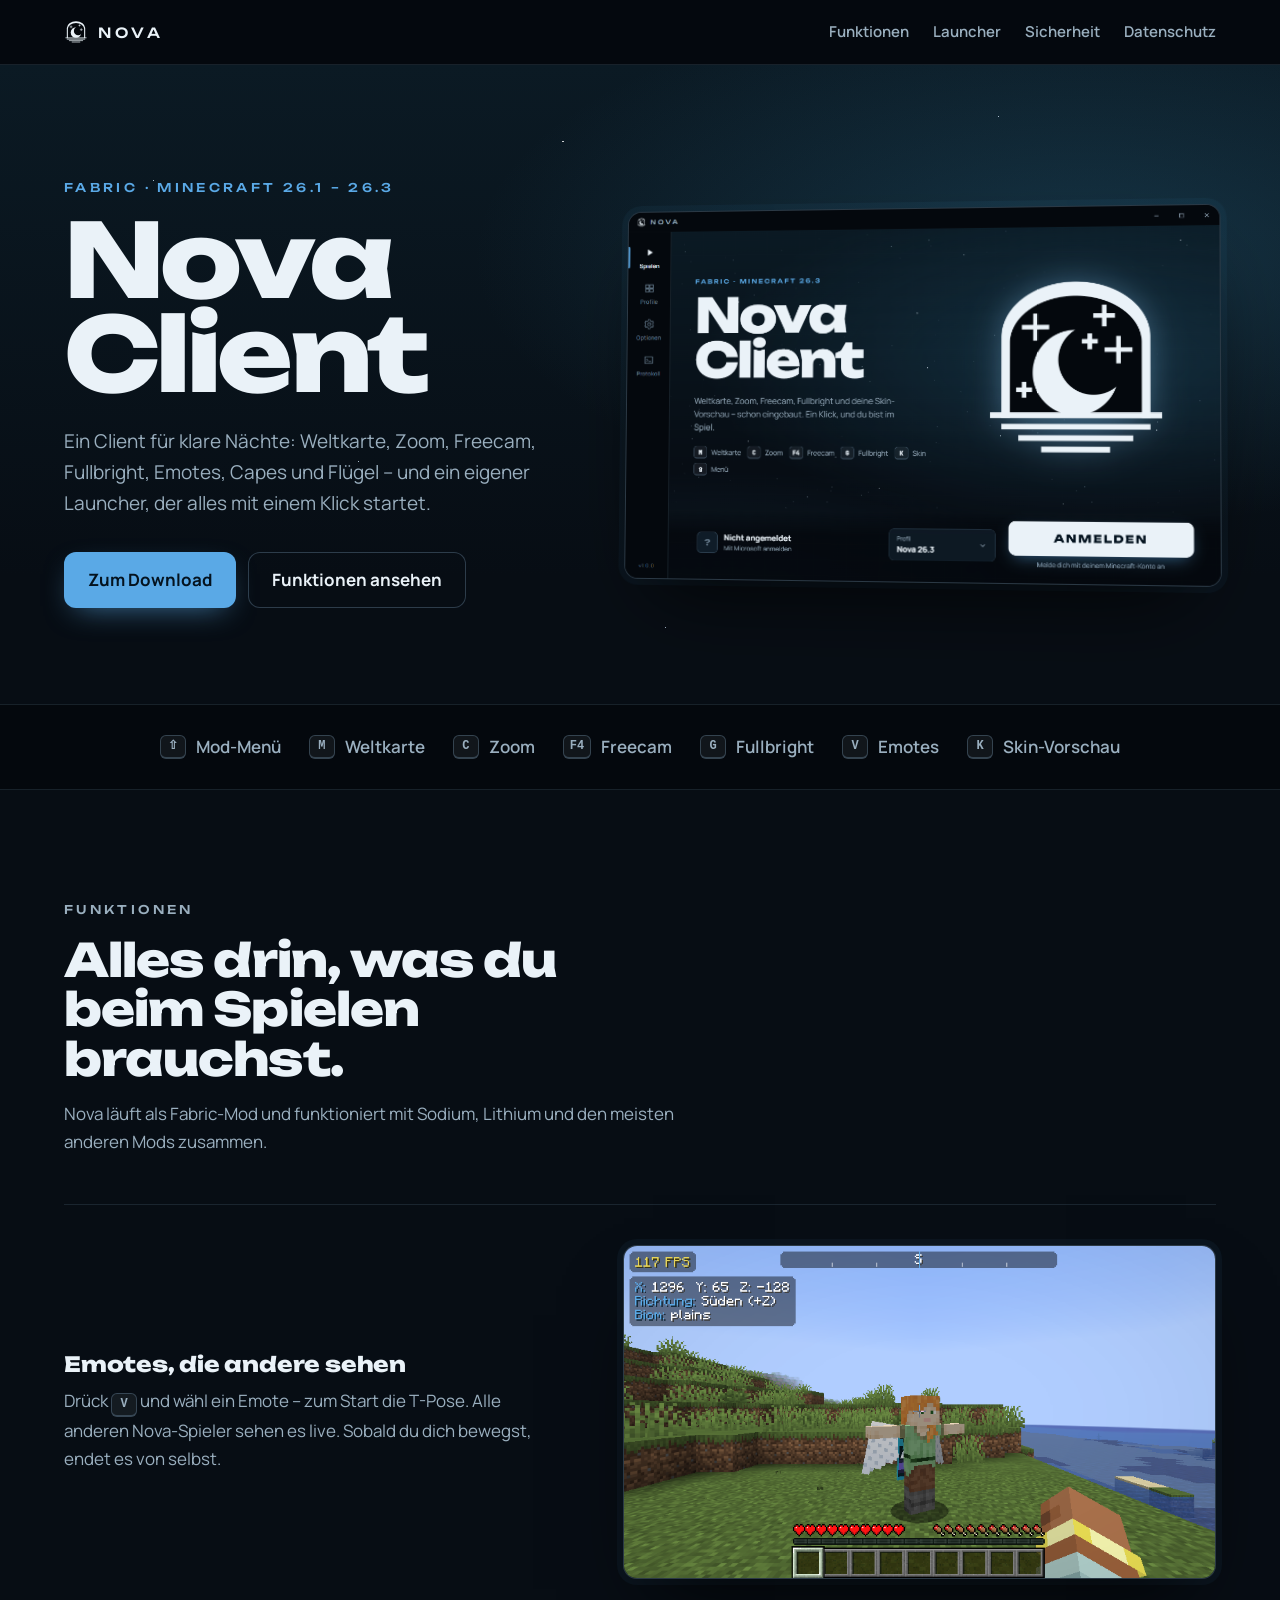
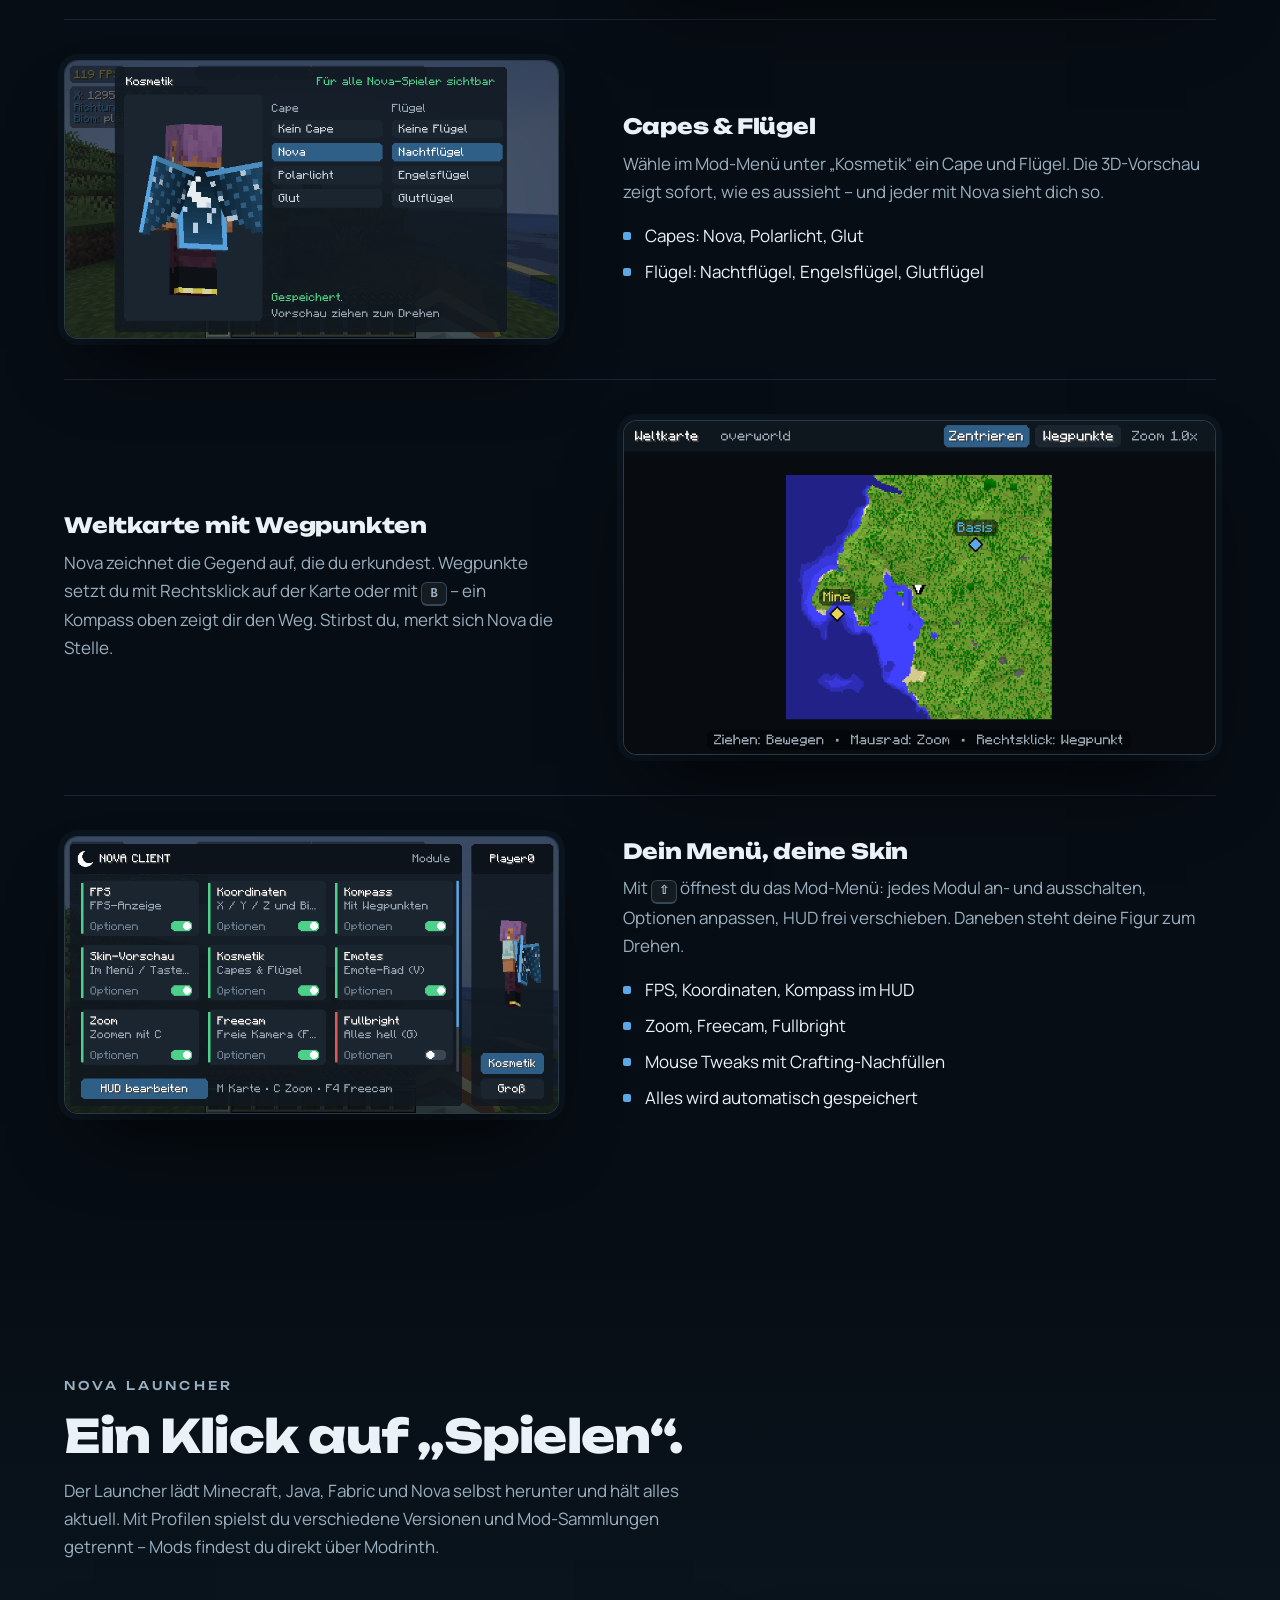
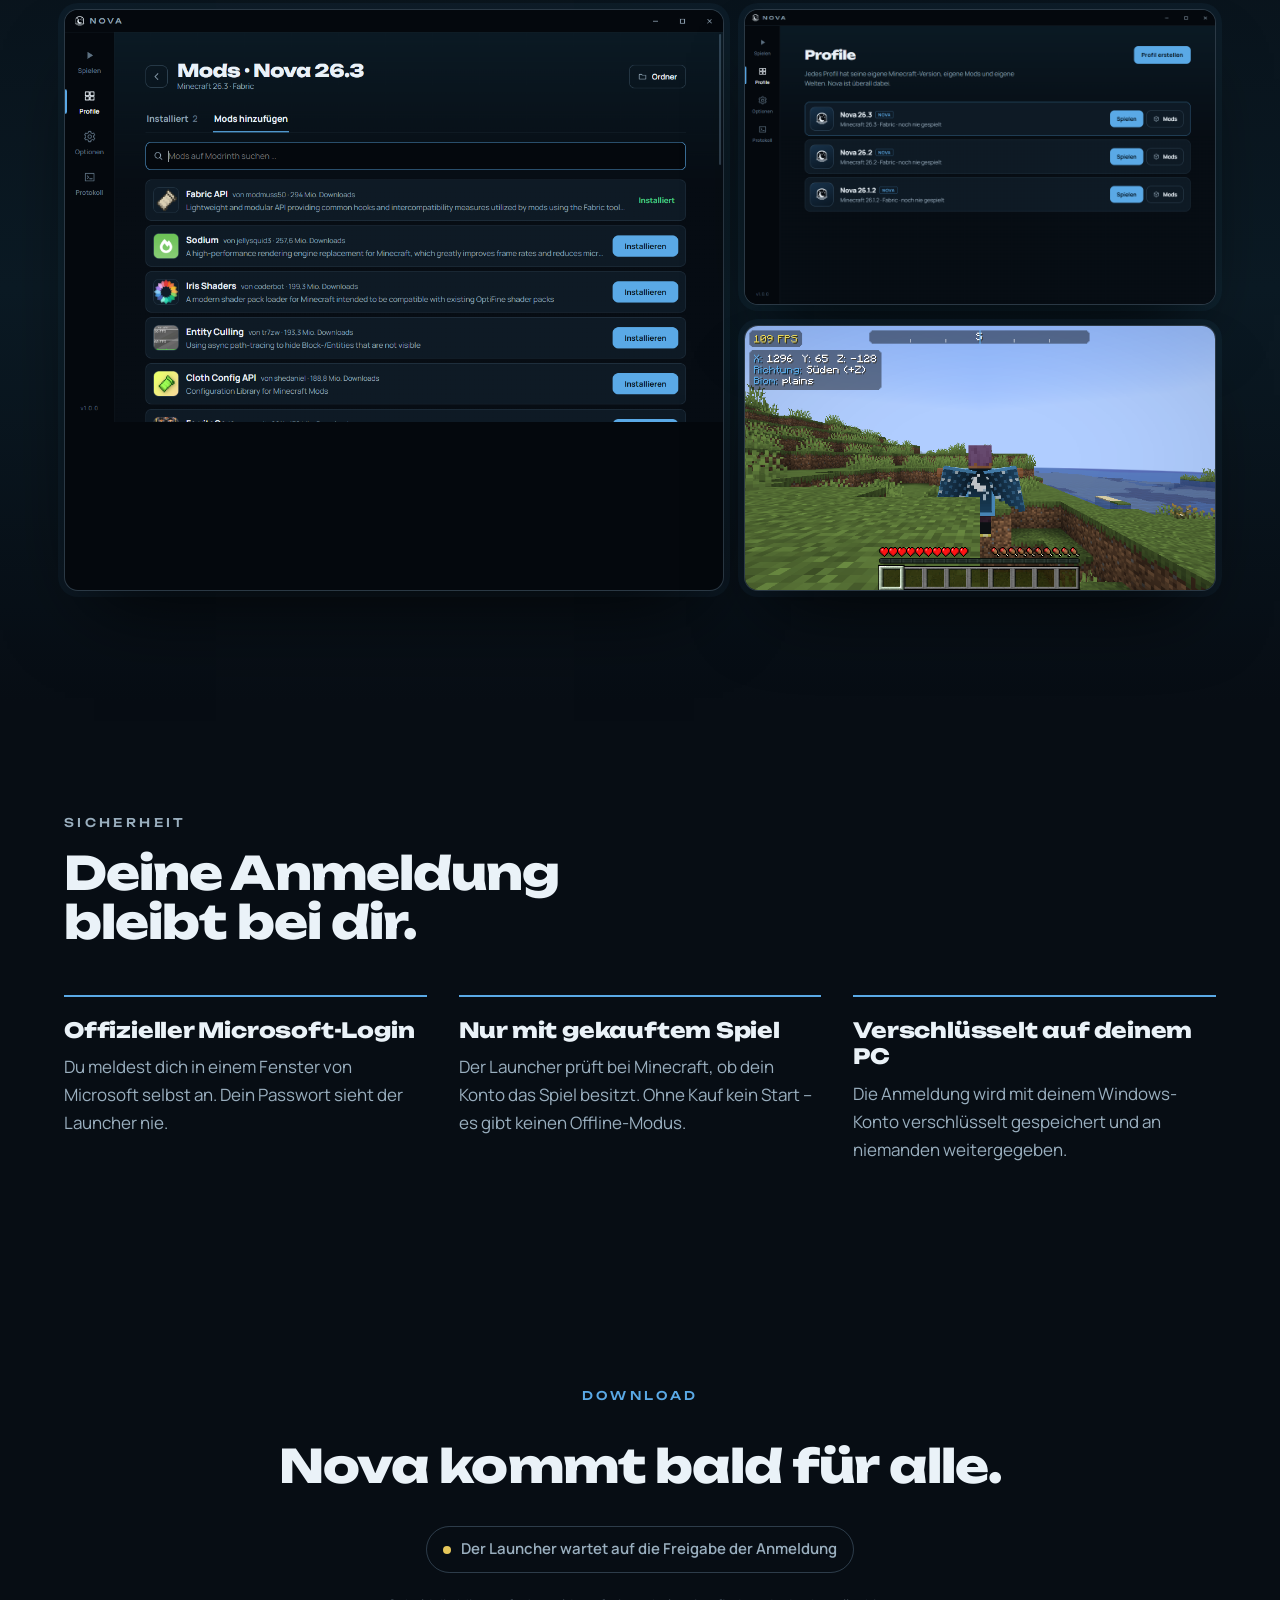
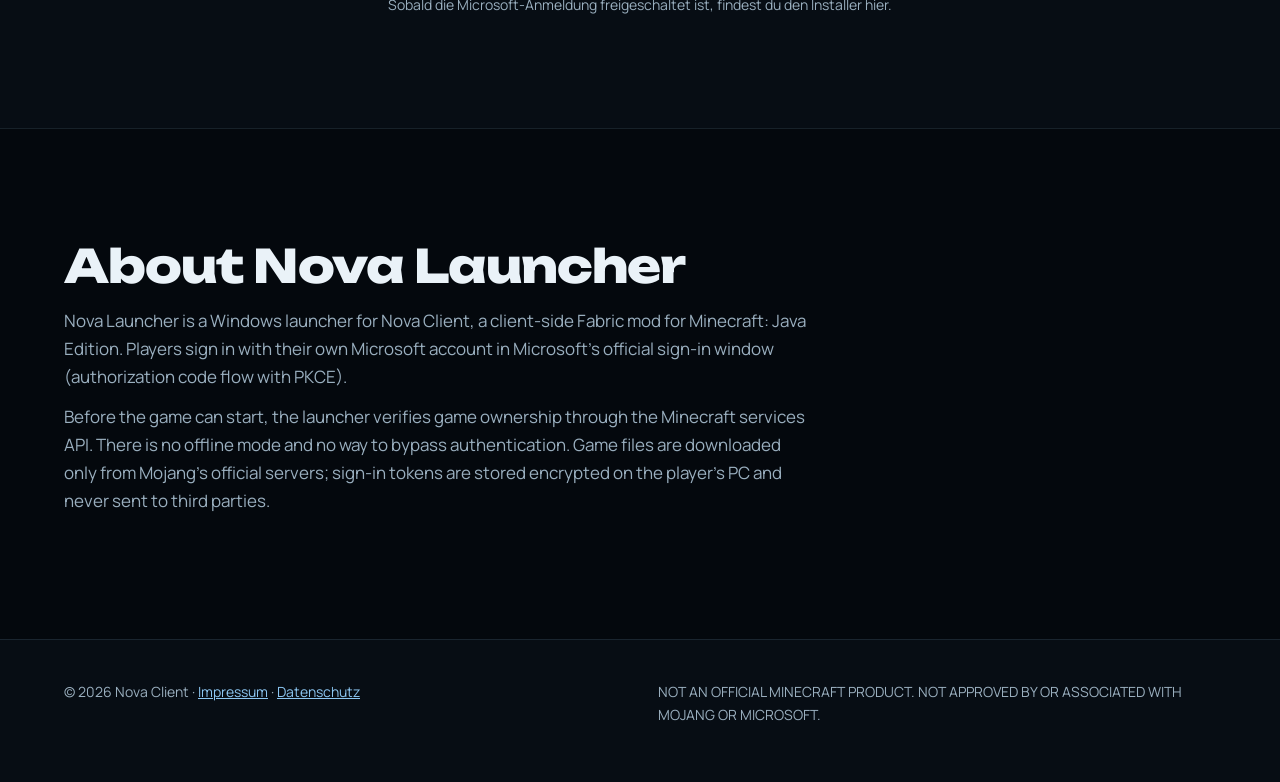
<file: index.html>
<!doctype html>
<html lang="de">
<head>
	<meta charset="utf-8">
	<meta name="viewport" content="width=device-width, initial-scale=1">
	<title>Nova Client – Fabric-Client &amp; Launcher</title>
	<meta name="description" content="Nova Client ist ein Fabric-Client für Minecraft: Java Edition mit Weltkarte, Zoom, Freecam, Emotes, Capes und Flügeln – samt eigenem Launcher mit Microsoft-Anmeldung.">
	<link rel="icon" href="img/icon.png">
	<link rel="stylesheet" href="styles.css">
</head>
<body>
	<svg width="0" height="0" style="position:absolute" aria-hidden="true">
		<symbol id="logo" viewBox="-34 -36 68 76">
			<mask id="cut"><rect x="-40" y="-40" width="80" height="80" fill="#fff"/><circle cx="6.3" cy="-2.5" r="12.3" fill="#000"/></mask>
			<path d="M-26 18V-10.5A26 19.5 0 0 1 26-10.5V18Z" fill="currentColor"/>
			<path d="M-23 18V-8.5A23 16.5 0 0 1 23-8.5V18Z" fill="#04080d"/>
			<circle cx="0" cy="2" r="15" fill="currentColor" mask="url(#cut)"/>
			<path d="M-14-18v8M-18-14h8M10-21v6M7-18h6M15-10v8M11-6h8" stroke="currentColor" stroke-width="1.6"/>
			<path d="M-30 17h60M-26 21h52M-20 25h40M-12 29h24" stroke="currentColor" stroke-width="2"/>
		</symbol>
	</svg>

	<header class="top">
		<div class="wrap">
			<a class="brand" href="#"><svg><use href="#logo"/></svg>NOVA</a>
			<nav aria-label="Seiten">
				<a href="#funktionen">Funktionen</a>
				<a href="#launcher" class="optional">Launcher</a>
				<a href="#anmeldung" class="optional">Sicherheit</a>
				<a href="datenschutz.html">Datenschutz</a>
			</nav>
		</div>
	</header>

	<main>
		<section class="hero">
			<div class="stars" aria-hidden="true"></div>
			<div class="wrap">
				<div>
					<p class="eyebrow">Fabric · Minecraft 26.1 – 26.3</p>
					<h1>Nova<br>Client</h1>
					<p class="lede">Ein Client für klare Nächte: Weltkarte, Zoom, Freecam, Fullbright, Emotes, Capes und Flügel – und ein eigener Launcher, der alles mit einem Klick startet.</p>
					<div class="actions">
						<a class="button" href="#download">Zum Download</a>
						<a class="button ghost" href="#funktionen">Funktionen ansehen</a>
					</div>
				</div>
				<figure class="shot">
					<img src="img/launcher.png" width="1120" height="700" alt="Der Nova Launcher: großer Spielen-Knopf, Profilauswahl und Microsoft-Anmeldung vor einem Nachthimmel mit dem Nova-Mond.">
				</figure>
			</div>
		</section>

		<div class="keys-band" aria-label="Tasten">
			<ul class="wrap">
				<li><kbd>⇧</kbd>Mod-Menü</li>
				<li><kbd>M</kbd>Weltkarte</li>
				<li><kbd>C</kbd>Zoom</li>
				<li><kbd>F4</kbd>Freecam</li>
				<li><kbd>G</kbd>Fullbright</li>
				<li><kbd>V</kbd>Emotes</li>
				<li><kbd>K</kbd>Skin-Vorschau</li>
			</ul>
		</div>

		<section id="funktionen">
			<div class="wrap">
				<div class="section-head">
					<p class="eyebrow">Funktionen</p>
					<h2>Alles drin, was du beim Spielen brauchst.</h2>
					<p>Nova läuft als Fabric-Mod und funktioniert mit Sodium, Lithium und den meisten anderen Mods zusammen.</p>
				</div>

				<div class="features">
					<article class="feature">
						<div class="feature-text">
							<h3>Emotes, die andere sehen</h3>
							<p>Drück <kbd>V</kbd> und wähl ein Emote – zum Start die T-Pose. Alle anderen Nova-Spieler sehen es live. Sobald du dich bewegst, endet es von selbst.</p>
						</div>
						<figure class="shot"><img src="img/emote.png" width="854" height="480" loading="lazy" alt="Ein anderer Nova-Spieler steht in T-Pose mit weißen Engelsflügeln und Polarlicht-Cape auf einer Wiese."></figure>
					</article>

					<article class="feature">
						<div class="feature-text">
							<h3>Capes &amp; Flügel</h3>
							<p>Wähle im Mod-Menü unter „Kosmetik“ ein Cape und Flügel. Die 3D-Vorschau zeigt sofort, wie es aussieht – und jeder mit Nova sieht dich so.</p>
							<ul>
								<li>Capes: Nova, Polarlicht, Glut</li>
								<li>Flügel: Nachtflügel, Engelsflügel, Glutflügel</li>
							</ul>
						</div>
						<figure class="shot"><img src="img/cosmetics.png" width="854" height="480" loading="lazy" alt="Die Kosmetik-Auswahl: links die drehbare Vorschau des Spielers mit Nova-Cape und Nachtflügeln, rechts die Listen der Capes und Flügel."></figure>
					</article>

					<article class="feature">
						<div class="feature-text">
							<h3>Weltkarte mit Wegpunkten</h3>
							<p>Nova zeichnet die Gegend auf, die du erkundest. Wegpunkte setzt du mit Rechtsklick auf der Karte oder mit <kbd>B</kbd> – ein Kompass oben zeigt dir den Weg. Stirbst du, merkt sich Nova die Stelle.</p>
						</div>
						<figure class="shot"><img src="img/map.png" width="854" height="480" loading="lazy" alt="Die Nova-Weltkarte mit Küste, Wald und den Wegpunkten „Basis“ und „Mine“."></figure>
					</article>

					<article class="feature">
						<div class="feature-text">
							<h3>Dein Menü, deine Skin</h3>
							<p>Mit <kbd>⇧</kbd> öffnest du das Mod-Menü: jedes Modul an- und ausschalten, Optionen anpassen, HUD frei verschieben. Daneben steht deine Figur zum Drehen.</p>
							<ul>
								<li>FPS, Koordinaten, Kompass im HUD</li>
								<li>Zoom, Freecam, Fullbright</li>
								<li>Mouse Tweaks mit Crafting-Nachfüllen</li>
								<li>Alles wird automatisch gespeichert</li>
							</ul>
						</div>
						<figure class="shot"><img src="img/menu.png" width="854" height="480" loading="lazy" alt="Das Nova-Mod-Menü mit Modulkarten und rechts der Skin-Vorschau."></figure>
					</article>
				</div>
			</div>
		</section>

		<section id="launcher" class="launcher">
			<div class="wrap">
				<div class="section-head">
					<p class="eyebrow">Nova Launcher</p>
					<h2>Ein Klick auf „Spielen“.</h2>
					<p>Der Launcher lädt Minecraft, Java, Fabric und Nova selbst herunter und hält alles aktuell. Mit Profilen spielst du verschiedene Versionen und Mod-Sammlungen getrennt – Mods findest du direkt über Modrinth.</p>
				</div>
				<div class="gallery">
					<figure class="shot"><img src="img/launcher-mods.png" width="1120" height="700" loading="lazy" alt="Mod-Suche im Launcher mit Sodium, Iris und weiteren Mods von Modrinth und einem Knopf zum Installieren."></figure>
					<div class="stack">
						<figure class="shot"><img src="img/launcher-profiles.png" width="1120" height="700" loading="lazy" alt="Profilliste im Launcher mit Nova 26.3, 26.2 und 26.1.2."></figure>
						<figure class="shot"><img src="img/wings.png" width="854" height="480" loading="lazy" alt="Der Spieler von hinten mit Nova-Cape und blauen Nachtflügeln."></figure>
					</div>
				</div>
			</div>
		</section>

		<section id="anmeldung">
			<div class="wrap">
				<div class="section-head">
					<p class="eyebrow">Sicherheit</p>
					<h2>Deine Anmeldung bleibt bei dir.</h2>
				</div>
				<div class="split">
					<div>
						<h3>Offizieller Microsoft-Login</h3>
						<p>Du meldest dich in einem Fenster von Microsoft selbst an. Dein Passwort sieht der Launcher nie.</p>
					</div>
					<div>
						<h3>Nur mit gekauftem Spiel</h3>
						<p>Der Launcher prüft bei Minecraft, ob dein Konto das Spiel besitzt. Ohne Kauf kein Start – es gibt keinen Offline-Modus.</p>
					</div>
					<div>
						<h3>Verschlüsselt auf deinem PC</h3>
						<p>Die Anmeldung wird mit deinem Windows-Konto verschlüsselt gespeichert und an niemanden weitergegeben.</p>
					</div>
				</div>
			</div>
		</section>

		<section id="download" class="download">
			<div class="wrap">
				<p class="eyebrow">Download</p>
				<h2>Nova kommt bald für alle.</h2>
				<p class="status">Der Launcher wartet auf die Freigabe der Anmeldung</p>
				<p class="note">Sobald die Microsoft-Anmeldung freigeschaltet ist, findest du den Installer hier.</p>
			</div>
		</section>

		<section class="english" lang="en">
			<div class="wrap">
				<h2>About Nova Launcher</h2>
				<p>Nova Launcher is a Windows launcher for Nova Client, a client-side Fabric mod for Minecraft: Java Edition. Players sign in with their own Microsoft account in Microsoft's official sign-in window (authorization code flow with PKCE).</p>
				<p>Before the game can start, the launcher verifies game ownership through the Minecraft services API. There is no offline mode and no way to bypass authentication. Game files are downloaded only from Mojang's official servers; sign-in tokens are stored encrypted on the player's PC and never sent to third parties.</p>
			</div>
		</section>
	</main>

	<footer>
		<div class="wrap">
			<p>© 2026 Nova Client · <a href="impressum.html">Impressum</a> · <a href="datenschutz.html">Datenschutz</a></p>
			<p class="disclaimer">NOT AN OFFICIAL MINECRAFT PRODUCT. NOT APPROVED BY OR ASSOCIATED WITH MOJANG OR MICROSOFT.</p>
		</div>
	</footer>
</body>
</html>
</file>
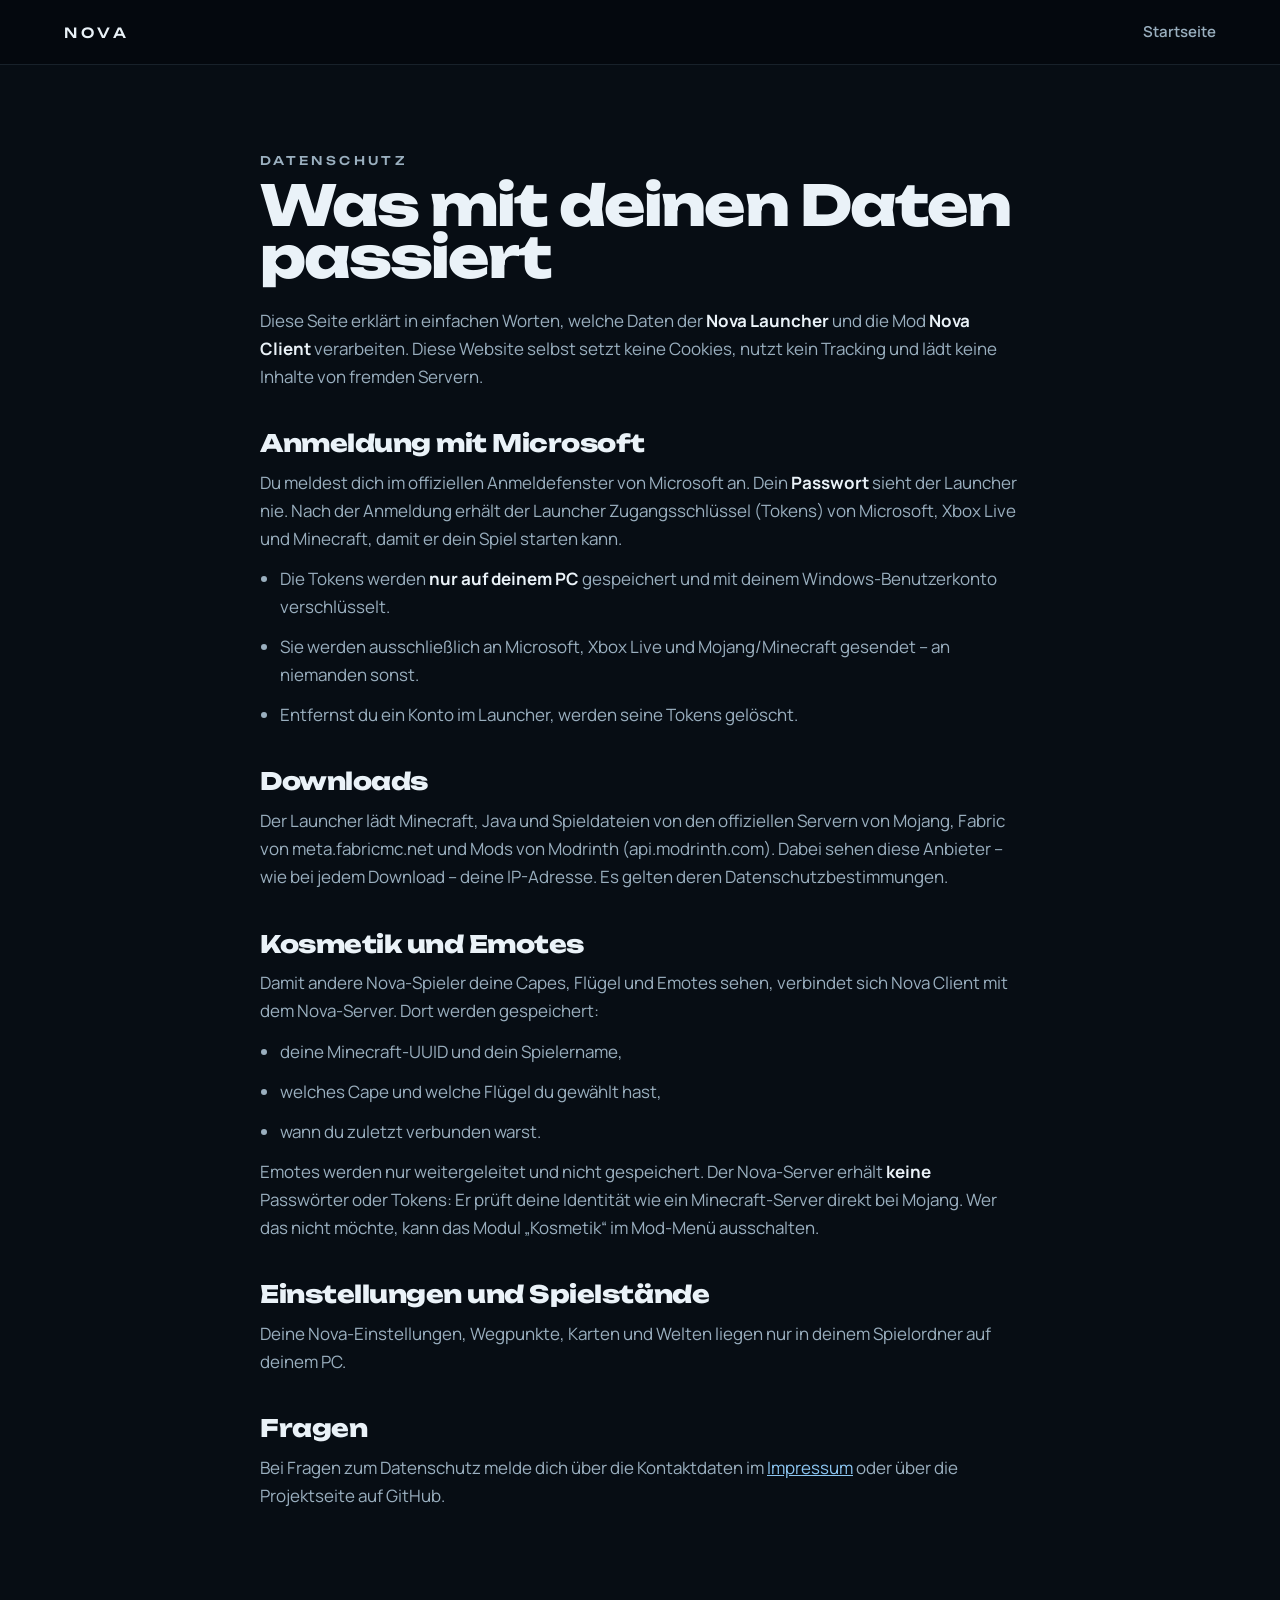
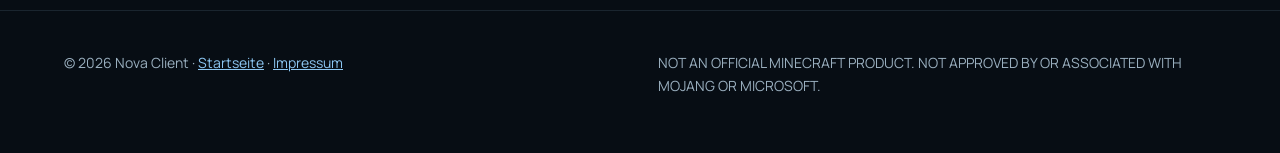
<file: datenschutz.html>
<!doctype html>
<html lang="de">
<head>
	<meta charset="utf-8">
	<meta name="viewport" content="width=device-width, initial-scale=1">
	<title>Datenschutz – Nova Client</title>
	<meta name="description" content="Welche Daten Nova Client und der Nova Launcher verarbeiten.">
	<link rel="icon" href="img/icon.png">
	<link rel="stylesheet" href="styles.css">
</head>
<body>
	<header class="top">
		<div class="wrap">
			<a class="brand" href="index.html">NOVA</a>
			<nav aria-label="Seiten">
				<a href="index.html">Startseite</a>
			</nav>
		</div>
	</header>

	<main class="legal">
		<div class="wrap">
			<p class="eyebrow">Datenschutz</p>
			<h1>Was mit deinen Daten passiert</h1>
			<p>Diese Seite erklärt in einfachen Worten, welche Daten der <strong>Nova Launcher</strong> und die Mod <strong>Nova Client</strong> verarbeiten. Diese Website selbst setzt keine Cookies, nutzt kein Tracking und lädt keine Inhalte von fremden Servern.</p>

			<h2>Anmeldung mit Microsoft</h2>
			<p>Du meldest dich im offiziellen Anmeldefenster von Microsoft an. Dein <strong>Passwort</strong> sieht der Launcher nie. Nach der Anmeldung erhält der Launcher Zugangsschlüssel (Tokens) von Microsoft, Xbox Live und Minecraft, damit er dein Spiel starten kann.</p>
			<ul>
				<li>Die Tokens werden <strong>nur auf deinem PC</strong> gespeichert und mit deinem Windows-Benutzerkonto verschlüsselt.</li>
				<li>Sie werden ausschließlich an Microsoft, Xbox Live und Mojang/Minecraft gesendet – an niemanden sonst.</li>
				<li>Entfernst du ein Konto im Launcher, werden seine Tokens gelöscht.</li>
			</ul>

			<h2>Downloads</h2>
			<p>Der Launcher lädt Minecraft, Java und Spieldateien von den offiziellen Servern von Mojang, Fabric von meta.fabricmc.net und Mods von Modrinth (api.modrinth.com). Dabei sehen diese Anbieter – wie bei jedem Download – deine IP-Adresse. Es gelten deren Datenschutzbestimmungen.</p>

			<h2>Kosmetik und Emotes</h2>
			<p>Damit andere Nova-Spieler deine Capes, Flügel und Emotes sehen, verbindet sich Nova Client mit dem Nova-Server. Dort werden gespeichert:</p>
			<ul>
				<li>deine Minecraft-UUID und dein Spielername,</li>
				<li>welches Cape und welche Flügel du gewählt hast,</li>
				<li>wann du zuletzt verbunden warst.</li>
			</ul>
			<p>Emotes werden nur weitergeleitet und nicht gespeichert. Der Nova-Server erhält <strong>keine</strong> Passwörter oder Tokens: Er prüft deine Identität wie ein Minecraft-Server direkt bei Mojang. Wer das nicht möchte, kann das Modul „Kosmetik“ im Mod-Menü ausschalten.</p>

			<h2>Einstellungen und Spielstände</h2>
			<p>Deine Nova-Einstellungen, Wegpunkte, Karten und Welten liegen nur in deinem Spielordner auf deinem PC.</p>

			<h2>Fragen</h2>
			<p>Bei Fragen zum Datenschutz melde dich über die Kontaktdaten im <a href="impressum.html">Impressum</a> oder über die Projektseite auf GitHub.</p>
		</div>
	</main>

	<footer>
		<div class="wrap">
			<p>© 2026 Nova Client · <a href="index.html">Startseite</a> · <a href="impressum.html">Impressum</a></p>
			<p class="disclaimer">NOT AN OFFICIAL MINECRAFT PRODUCT. NOT APPROVED BY OR ASSOCIATED WITH MOJANG OR MICROSOFT.</p>
		</div>
	</footer>
</body>
</html>
</file>
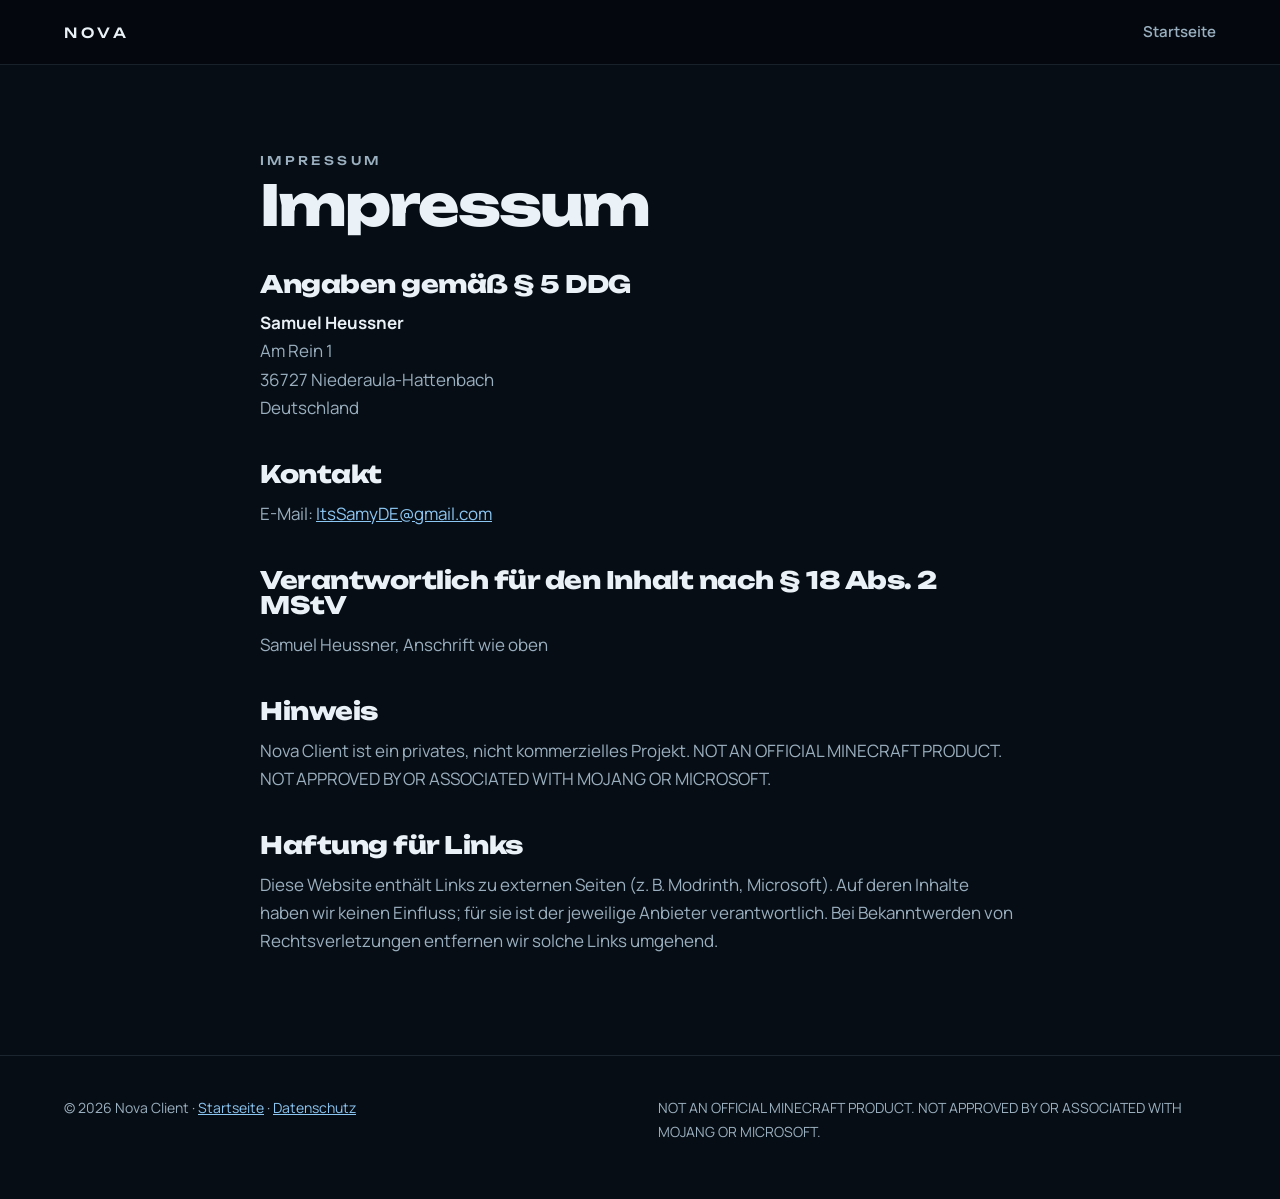
<file: impressum.html>
<!doctype html>
<html lang="de">
<head>
	<meta charset="utf-8">
	<meta name="viewport" content="width=device-width, initial-scale=1">
	<title>Impressum – Nova Client</title>
	<meta name="description" content="Impressum von Nova Client.">
	<meta name="robots" content="noindex">
	<link rel="icon" href="img/icon.png">
	<link rel="stylesheet" href="styles.css">
</head>
<body>
	<header class="top">
		<div class="wrap">
			<a class="brand" href="index.html">NOVA</a>
			<nav aria-label="Seiten">
				<a href="index.html">Startseite</a>
			</nav>
		</div>
	</header>

	<main class="legal">
		<div class="wrap">
			<p class="eyebrow">Impressum</p>
			<h1>Impressum</h1>

			<h2>Angaben gemäß § 5 DDG</h2>
			<p>
				<strong>Samuel Heussner</strong><br>
				Am Rein 1<br>
				36727 Niederaula-Hattenbach<br>
				Deutschland
			</p>

			<h2>Kontakt</h2>
			<p>E-Mail: <a href="mailto:ItsSamyDE@gmail.com">ItsSamyDE@gmail.com</a></p>

			<h2>Verantwortlich für den Inhalt nach § 18 Abs. 2 MStV</h2>
			<p>Samuel Heussner, Anschrift wie oben</p>

			<h2>Hinweis</h2>
			<p>Nova Client ist ein privates, nicht kommerzielles Projekt. NOT AN OFFICIAL MINECRAFT PRODUCT. NOT APPROVED BY OR ASSOCIATED WITH MOJANG OR MICROSOFT.</p>

			<h2>Haftung für Links</h2>
			<p>Diese Website enthält Links zu externen Seiten (z. B. Modrinth, Microsoft). Auf deren Inhalte haben wir keinen Einfluss; für sie ist der jeweilige Anbieter verantwortlich. Bei Bekanntwerden von Rechtsverletzungen entfernen wir solche Links umgehend.</p>
		</div>
	</main>

	<footer>
		<div class="wrap">
			<p>© 2026 Nova Client · <a href="index.html">Startseite</a> · <a href="datenschutz.html">Datenschutz</a></p>
			<p class="disclaimer">NOT AN OFFICIAL MINECRAFT PRODUCT. NOT APPROVED BY OR ASSOCIATED WITH MOJANG OR MICROSOFT.</p>
		</div>
	</footer>
</body>
</html>
</file>
<file: styles.css>
/* Nova Client website – same night-sky identity as the launcher. */
@font-face { font-family: 'Unbounded'; font-weight: 500; font-display: swap; src: url('fonts/unbounded-latin-500-normal.woff2') format('woff2'); }
@font-face { font-family: 'Unbounded'; font-weight: 800; font-display: swap; src: url('fonts/unbounded-latin-800-normal.woff2') format('woff2'); }
@font-face { font-family: 'Manrope'; font-weight: 400; font-display: swap; src: url('fonts/manrope-latin-400-normal.woff2') format('woff2'); }
@font-face { font-family: 'Manrope'; font-weight: 600; font-display: swap; src: url('fonts/manrope-latin-600-normal.woff2') format('woff2'); }
@font-face { font-family: 'Manrope'; font-weight: 700; font-display: swap; src: url('fonts/manrope-latin-700-normal.woff2') format('woff2'); }

:root {
	--bg: #070d14;
	--bg-deep: #04080d;
	--surface: #0f1c28;
	--line: rgba(143, 183, 214, 0.14);
	--line-strong: rgba(143, 183, 214, 0.28);
	--text: #eaf2f8;
	--muted: #9aafbf;
	--accent: #5aa9e6;
	--accent-bright: #8cc6f2;
	--accent-ink: #04131f;
	--display: 'Unbounded', 'Segoe UI', sans-serif;
	--body: 'Manrope', 'Segoe UI', sans-serif;
	--radius: 12px;
	--gutter: clamp(16px, 5vw, 64px);
	--ease: cubic-bezier(0.2, 0.7, 0.2, 1);
}

* { box-sizing: border-box; margin: 0; }
html { scroll-behavior: smooth; }
body {
	background: var(--bg);
	color: var(--text);
	font: 400 17px/1.65 var(--body);
	-webkit-font-smoothing: antialiased;
	overflow-x: hidden;
}
img { max-width: 100%; height: auto; display: block; }
a { color: var(--accent-bright); }
a:hover { color: #fff; }
:focus-visible { outline: 2px solid var(--accent); outline-offset: 3px; border-radius: 4px; }
.wrap { width: min(1160px, 100% - 2 * var(--gutter)); margin: 0 auto; }

/* ---- header ---- */
.top {
	position: sticky; top: 0; z-index: 10;
	background: rgba(4, 8, 13, 0.78);
	backdrop-filter: blur(10px);
	border-bottom: 1px solid var(--line);
}
.top .wrap { display: flex; align-items: center; gap: 24px; height: 64px; }
.brand { display: flex; align-items: center; gap: 10px; text-decoration: none; color: var(--text); font: 500 14px var(--display); letter-spacing: 0.3em; }
.brand svg { width: 24px; height: 27px; }
.top nav { margin-left: auto; display: flex; gap: 24px; }
.top nav a { color: var(--muted); text-decoration: none; font-weight: 600; font-size: 15px; }
.top nav a:hover { color: var(--text); }

/* ---- hero ---- */
.hero {
	position: relative;
	padding: clamp(56px, 9vw, 120px) 0 clamp(48px, 8vw, 96px);
	background:
		radial-gradient(80% 70% at 85% 30%, rgba(42, 106, 138, 0.35), transparent 60%),
		linear-gradient(180deg, #0b1a24, var(--bg) 80%);
	overflow: hidden;
}
.stars { position: absolute; inset: 0; pointer-events: none; opacity: 0.8;
	background-image:
		radial-gradient(1px 1px at 12% 18%, #cfe4f5 50%, transparent 51%),
		radial-gradient(1px 1px at 28% 62%, #cfe4f5 50%, transparent 51%),
		radial-gradient(1.5px 1.5px at 44% 12%, #fff 50%, transparent 51%),
		radial-gradient(1px 1px at 63% 44%, #cfe4f5 50%, transparent 51%),
		radial-gradient(1px 1px at 78% 8%, #cfe4f5 50%, transparent 51%),
		radial-gradient(1.5px 1.5px at 90% 70%, #fff 50%, transparent 51%),
		radial-gradient(1px 1px at 6% 84%, #cfe4f5 50%, transparent 51%),
		radial-gradient(1px 1px at 52% 88%, #cfe4f5 50%, transparent 51%);
}
.hero .wrap { position: relative; display: grid; grid-template-columns: minmax(0, 0.9fr) minmax(0, 1.1fr); gap: clamp(32px, 5vw, 72px); align-items: center; }
.eyebrow { font: 500 12px var(--display); letter-spacing: 0.28em; text-transform: uppercase; color: var(--accent); margin-bottom: 18px; }
h1 { font: 800 clamp(48px, 8vw, 104px)/0.92 var(--display); letter-spacing: -0.035em; margin-bottom: 24px; }
.lede { color: var(--muted); font-size: clamp(17px, 1.6vw, 19px); max-width: 44ch; margin-bottom: 32px; }
.actions { display: flex; flex-wrap: wrap; gap: 12px; align-items: center; }
.button {
	display: inline-flex; align-items: center; gap: 10px;
	padding: 14px 24px;
	border-radius: var(--radius);
	background: var(--accent); color: var(--accent-ink);
	font-weight: 700; text-decoration: none;
	box-shadow: 0 10px 30px -12px rgba(90, 169, 230, 0.7);
	transition: background 150ms, transform 150ms var(--ease);
}
.button:hover { background: var(--accent-bright); color: var(--accent-ink); transform: translateY(-1px); }
.button.ghost { background: transparent; color: var(--text); box-shadow: inset 0 0 0 1px var(--line-strong); }
.button.ghost:hover { box-shadow: inset 0 0 0 1px var(--accent); }
.note { color: var(--muted); font-size: 14px; }
.shot {
	border-radius: 14px;
	border: 1px solid var(--line-strong);
	box-shadow: 0 40px 80px -30px rgba(0, 0, 0, 0.8), 0 0 0 6px rgba(90, 169, 230, 0.05);
	overflow: hidden;
	background: var(--bg-deep);
}
.hero .shot { transform: perspective(1400px) rotateY(-6deg) rotateX(2deg); }

/* ---- sections ---- */
section { padding: clamp(64px, 9vw, 112px) 0; }
.section-head { max-width: 640px; margin-bottom: 48px; }
h2 { font: 800 clamp(30px, 4vw, 46px)/1.08 var(--display); letter-spacing: -0.02em; margin-bottom: 16px; }
h3 { font: 800 21px/1.25 var(--display); letter-spacing: -0.01em; margin-bottom: 10px; }
.section-head p, .feature p, .split p { color: var(--muted); }

/* Feature rows alternate image side, so the page does not become a wall of identical cards. */
.feature { display: grid; grid-template-columns: minmax(0, 1fr) minmax(0, 1.2fr); gap: clamp(28px, 5vw, 64px); align-items: center; padding: 40px 0; border-top: 1px solid var(--line); }
.feature:nth-child(even) .feature-text { order: 2; }
.feature ul { list-style: none; padding: 0; margin-top: 16px; display: grid; gap: 8px; }
.feature li { padding-left: 22px; position: relative; color: var(--text); }
.feature li::before { content: ''; position: absolute; left: 0; top: 0.62em; width: 8px; height: 8px; border-radius: 2px; background: var(--accent); }
kbd {
	display: inline-grid; place-items: center;
	min-width: 26px; padding: 0 6px; height: 24px;
	font: 600 12px/1 ui-monospace, Consolas, monospace;
	border: 1px solid var(--line-strong); border-bottom-width: 2px; border-radius: 6px;
	background: rgba(234, 242, 248, 0.06);
}

.keys-band { background: var(--bg-deep); border-block: 1px solid var(--line); padding: 28px 0; }
.keys-band ul { list-style: none; padding: 0; display: flex; flex-wrap: wrap; gap: 14px 28px; justify-content: center; color: var(--muted); font-weight: 600; }
.keys-band li { display: flex; align-items: center; gap: 10px; }

.launcher { background: linear-gradient(180deg, var(--bg), #0b1a24 60%, var(--bg)); }
.gallery { display: grid; grid-template-columns: 1.4fr 1fr; gap: 20px; }
.gallery .stack { display: grid; gap: 20px; }

.split { display: grid; grid-template-columns: repeat(3, minmax(0, 1fr)); gap: 32px; }
.split > div { padding-top: 20px; border-top: 2px solid var(--accent); }

.download { text-align: center; }
.download .wrap { display: flex; flex-direction: column; align-items: center; gap: 20px; }
.download h2 { max-width: 18ch; }
.status { display: inline-flex; align-items: center; gap: 10px; padding: 10px 16px; border-radius: 999px; border: 1px solid var(--line-strong); color: var(--muted); font-weight: 600; font-size: 15px; }
.status::before { content: ''; width: 8px; height: 8px; border-radius: 50%; background: #e6c75a; }

.english { background: var(--bg-deep); border-top: 1px solid var(--line); }
.english p { color: var(--muted); max-width: 75ch; margin-bottom: 12px; }

footer { padding: 40px 0 56px; border-top: 1px solid var(--line); color: var(--muted); font-size: 14px; }
footer .wrap { display: flex; flex-wrap: wrap; gap: 16px 32px; justify-content: space-between; }
footer .disclaimer { max-width: 62ch; }

/* ---- legal page ---- */
.legal { padding: clamp(48px, 7vw, 88px) 0; }
.legal .wrap { max-width: 760px; }
.legal h1 { font-size: clamp(36px, 6vw, 56px); }
.legal h2 { font-size: 24px; margin: 40px 0 12px; }
.legal p, .legal li { color: var(--muted); margin-bottom: 12px; }
.legal ul { padding-left: 20px; }
.legal strong { color: var(--text); }

/* ---- motion ---- */
@media (prefers-reduced-motion: no-preference) {
	.hero .wrap > * { animation: rise 700ms var(--ease) both; }
	.hero .wrap > :nth-child(2) { animation-delay: 120ms; }
}
@keyframes rise { from { opacity: 0; transform: translateY(18px); } }

/* ---- narrow screens ---- */
@media (max-width: 860px) {
	.hero .wrap, .feature, .gallery { grid-template-columns: 1fr; }
	.feature:nth-child(even) .feature-text { order: 0; }
	.hero .shot { transform: none; }
	.split { grid-template-columns: 1fr; }
	.top nav { gap: 16px; }
	.top nav a.optional { display: none; }
}
</file>
